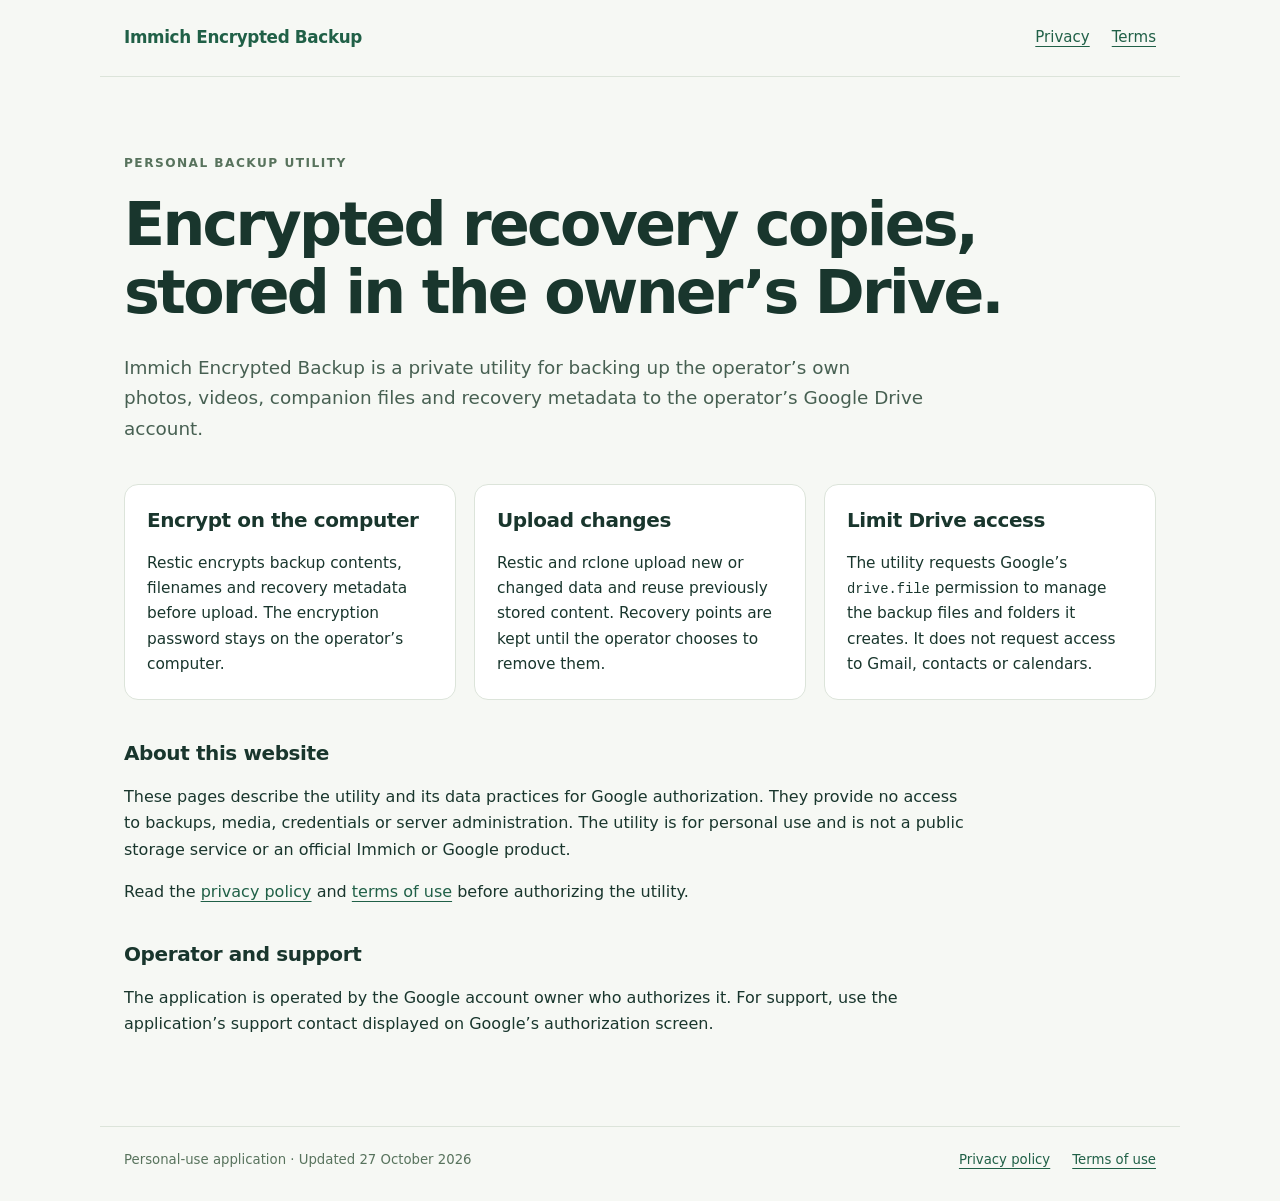
<file: index.html>
<!doctype html>
<html lang="en">
<head>
  <meta charset="utf-8">
  <meta name="viewport" content="width=device-width,initial-scale=1">
  <meta name="description" content="Information about a personal encrypted photo and video backup utility.">
  <title>Immich Encrypted Backup</title>
  <link rel="stylesheet" href="style.css">
</head>
<body>
  <header><a class="brand" href="index.html">Immich Encrypted Backup</a><nav aria-label="Main"><a href="privacy.html">Privacy</a><a href="terms.html">Terms</a></nav></header>
  <main>
    <p class="eyebrow">Personal backup utility</p>
    <h1>Encrypted recovery copies,<br>stored in the owner’s Drive.</h1>
    <p class="lead">Immich Encrypted Backup is a private utility for backing up the operator’s own photos, videos, companion files and recovery metadata to the operator’s Google Drive account.</p>
    <section class="cards" aria-label="How the utility works">
      <article><h2>Encrypt on the computer</h2><p>Restic encrypts backup contents, filenames and recovery metadata before upload. The encryption password stays on the operator’s computer.</p></article>
      <article><h2>Upload changes</h2><p>Restic and rclone upload new or changed data and reuse previously stored content. Recovery points are kept until the operator chooses to remove them.</p></article>
      <article><h2>Limit Drive access</h2><p>The utility requests Google’s <code>drive.file</code> permission to manage the backup files and folders it creates. It does not request access to Gmail, contacts or calendars.</p></article>
    </section>
    <section><h2>About this website</h2><p>These pages describe the utility and its data practices for Google authorization. They provide no access to backups, media, credentials or server administration. The utility is for personal use and is not a public storage service or an official Immich or Google product.</p><p>Read the <a href="privacy.html">privacy policy</a> and <a href="terms.html">terms of use</a> before authorizing the utility.</p></section>
    <section><h2>Operator and support</h2><p>The application is operated by the Google account owner who authorizes it. For support, use the application’s support contact displayed on Google’s authorization screen.</p></section>
  </main>
  <footer><span>Personal-use application · Updated 27 October 2026</span><a href="privacy.html">Privacy policy</a><a href="terms.html">Terms of use</a></footer>
</body>
</html>
</file>
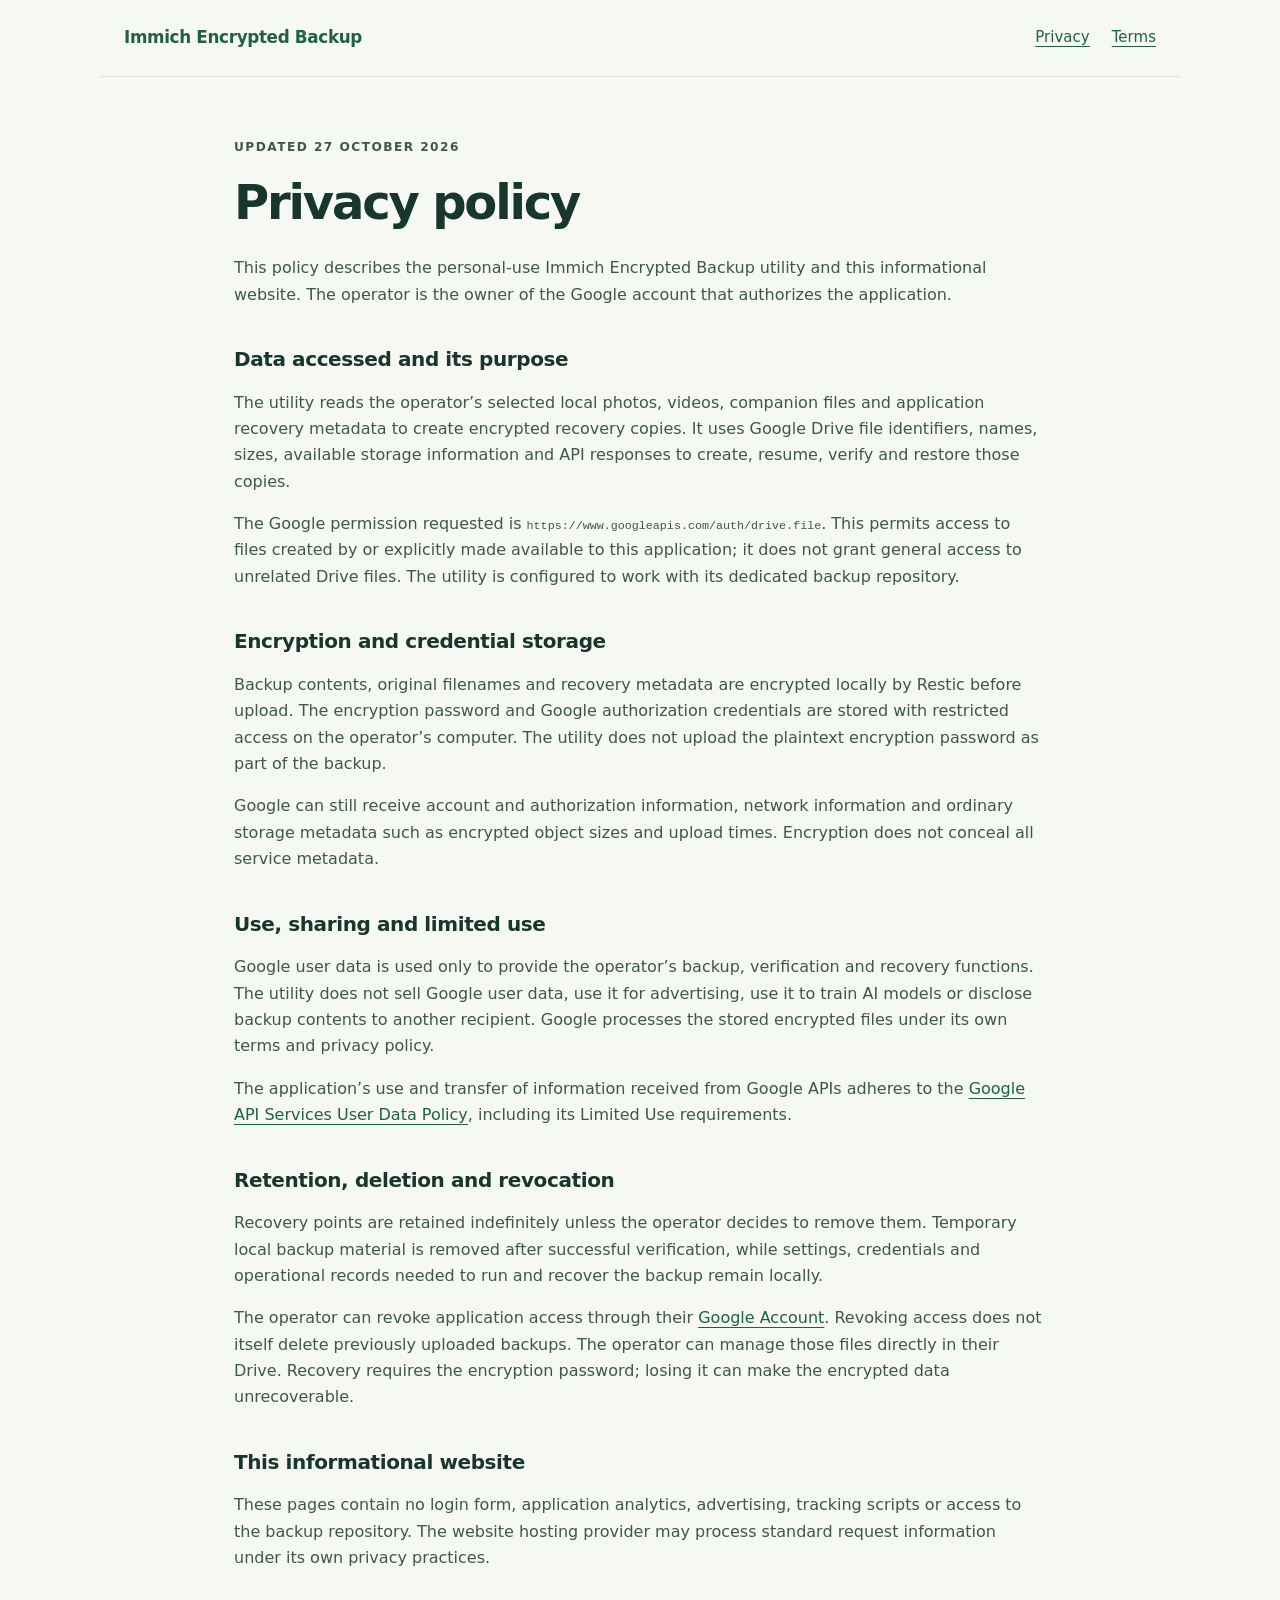
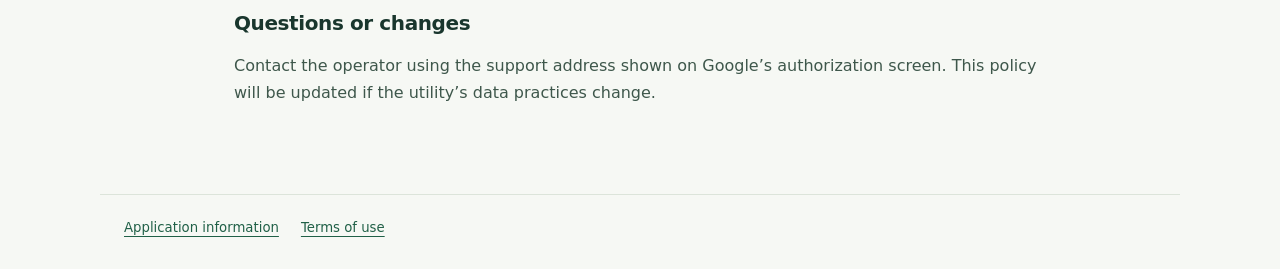
<file: privacy.html>
<!doctype html>
<html lang="en">
<head><meta charset="utf-8"><meta name="viewport" content="width=device-width,initial-scale=1"><title>Privacy · Immich Encrypted Backup</title><link rel="stylesheet" href="style.css"></head>
<body>
  <header><a class="brand" href="index.html">Immich Encrypted Backup</a><nav aria-label="Main"><a aria-current="page" href="privacy.html">Privacy</a><a href="terms.html">Terms</a></nav></header>
  <main class="document">
    <p class="eyebrow">Updated 27 October 2026</p><h1>Privacy policy</h1>
    <p>This policy describes the personal-use Immich Encrypted Backup utility and this informational website. The operator is the owner of the Google account that authorizes the application.</p>
    <h2>Data accessed and its purpose</h2>
    <p>The utility reads the operator’s selected local photos, videos, companion files and application recovery metadata to create encrypted recovery copies. It uses Google Drive file identifiers, names, sizes, available storage information and API responses to create, resume, verify and restore those copies.</p>
    <p>The Google permission requested is <code>https://www.googleapis.com/auth/drive.file</code>. This permits access to files created by or explicitly made available to this application; it does not grant general access to unrelated Drive files. The utility is configured to work with its dedicated backup repository.</p>
    <h2>Encryption and credential storage</h2>
    <p>Backup contents, original filenames and recovery metadata are encrypted locally by Restic before upload. The encryption password and Google authorization credentials are stored with restricted access on the operator’s computer. The utility does not upload the plaintext encryption password as part of the backup.</p>
    <p>Google can still receive account and authorization information, network information and ordinary storage metadata such as encrypted object sizes and upload times. Encryption does not conceal all service metadata.</p>
    <h2>Use, sharing and limited use</h2>
    <p>Google user data is used only to provide the operator’s backup, verification and recovery functions. The utility does not sell Google user data, use it for advertising, use it to train AI models or disclose backup contents to another recipient. Google processes the stored encrypted files under its own terms and privacy policy.</p>
    <p>The application’s use and transfer of information received from Google APIs adheres to the <a href="https://developers.google.com/terms/api-services-user-data-policy">Google API Services User Data Policy</a>, including its Limited Use requirements.</p>
    <h2>Retention, deletion and revocation</h2>
    <p>Recovery points are retained indefinitely unless the operator decides to remove them. Temporary local backup material is removed after successful verification, while settings, credentials and operational records needed to run and recover the backup remain locally.</p>
    <p>The operator can revoke application access through their <a href="https://myaccount.google.com/">Google Account</a>. Revoking access does not itself delete previously uploaded backups. The operator can manage those files directly in their Drive. Recovery requires the encryption password; losing it can make the encrypted data unrecoverable.</p>
    <h2>This informational website</h2>
    <p>These pages contain no login form, application analytics, advertising, tracking scripts or access to the backup repository. The website hosting provider may process standard request information under its own privacy practices.</p>
    <h2>Questions or changes</h2>
    <p>Contact the operator using the support address shown on Google’s authorization screen. This policy will be updated if the utility’s data practices change.</p>
  </main>
  <footer><a href="index.html">Application information</a><a href="terms.html">Terms of use</a></footer>
</body>
</html>
</file>
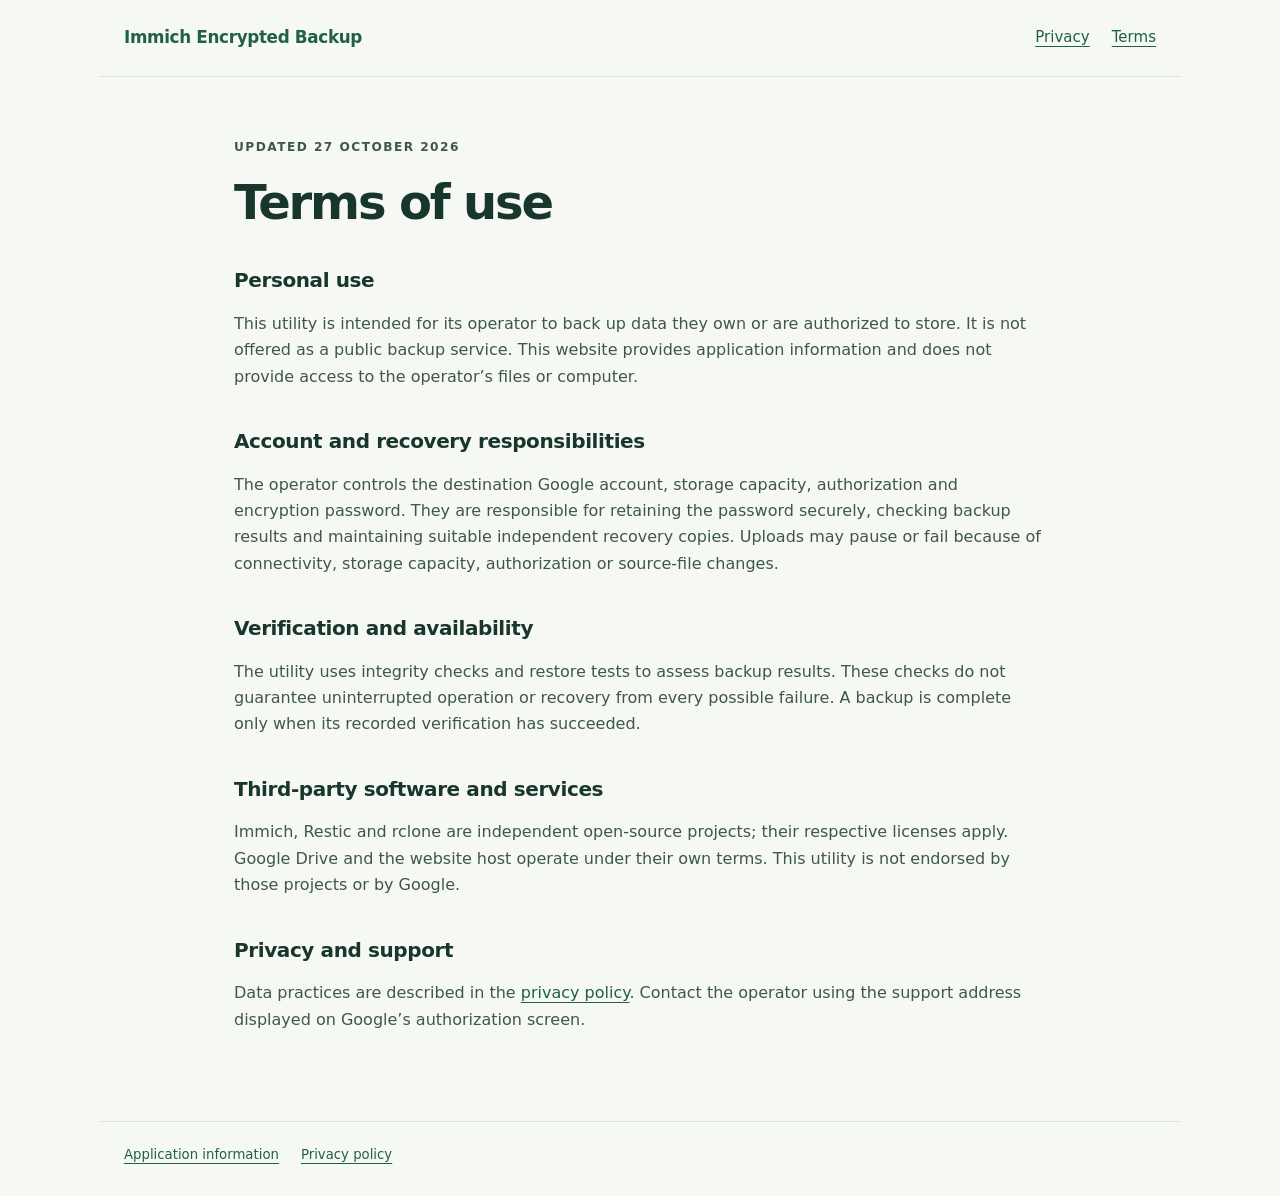
<file: terms.html>
<!doctype html>
<html lang="en">
<head><meta charset="utf-8"><meta name="viewport" content="width=device-width,initial-scale=1"><title>Terms · Immich Encrypted Backup</title><link rel="stylesheet" href="style.css"></head>
<body>
  <header><a class="brand" href="index.html">Immich Encrypted Backup</a><nav aria-label="Main"><a href="privacy.html">Privacy</a><a aria-current="page" href="terms.html">Terms</a></nav></header>
  <main class="document">
    <p class="eyebrow">Updated 27 October 2026</p><h1>Terms of use</h1>
    <h2>Personal use</h2><p>This utility is intended for its operator to back up data they own or are authorized to store. It is not offered as a public backup service. This website provides application information and does not provide access to the operator’s files or computer.</p>
    <h2>Account and recovery responsibilities</h2><p>The operator controls the destination Google account, storage capacity, authorization and encryption password. They are responsible for retaining the password securely, checking backup results and maintaining suitable independent recovery copies. Uploads may pause or fail because of connectivity, storage capacity, authorization or source-file changes.</p>
    <h2>Verification and availability</h2><p>The utility uses integrity checks and restore tests to assess backup results. These checks do not guarantee uninterrupted operation or recovery from every possible failure. A backup is complete only when its recorded verification has succeeded.</p>
    <h2>Third-party software and services</h2><p>Immich, Restic and rclone are independent open-source projects; their respective licenses apply. Google Drive and the website host operate under their own terms. This utility is not endorsed by those projects or by Google.</p>
    <h2>Privacy and support</h2><p>Data practices are described in the <a href="privacy.html">privacy policy</a>. Contact the operator using the support address displayed on Google’s authorization screen.</p>
  </main>
  <footer><a href="index.html">Application information</a><a href="privacy.html">Privacy policy</a></footer>
</body>
</html>
</file>
<file: style.css>
:root{color-scheme:light;font-family:system-ui,-apple-system,"Segoe UI",sans-serif;color:#19362d;background:#f6f8f4;line-height:1.65}*{box-sizing:border-box}body{margin:0}header,main,footer{max-width:1080px;margin:auto;padding:24px}header{display:flex;justify-content:space-between;gap:24px;align-items:center;border-bottom:1px solid #dce4da}.brand{font-size:1.05rem;font-weight:750;letter-spacing:-.02em;text-decoration:none}nav{display:flex;gap:22px}a{color:#206047;text-underline-offset:4px}nav a{font-size:.94rem}main{padding-top:64px;padding-bottom:72px}.eyebrow{text-transform:uppercase;font-size:.76rem;letter-spacing:.12em;font-weight:750;color:#58735d}h1{font-size:clamp(2.2rem,4.7vw,3.8rem);line-height:1.13;letter-spacing:-.045em;max-width:900px;margin:18px 0 26px}h2{font-size:1.25rem;line-height:1.35;letter-spacing:-.02em;margin-top:32px}.lead{font-size:1.15rem;max-width:800px;color:#476052}.cards{display:grid;grid-template-columns:repeat(3,1fr);gap:18px;margin:40px 0}.cards article{padding:22px;border:1px solid #dce4da;border-radius:14px;background:white}.cards h2{margin-top:0}.cards p{font-size:.96rem;margin-bottom:0}section{margin-top:36px}section>p{max-width:850px}.document{max-width:860px;padding-top:48px}.document h1{font-size:3rem}.document h2{margin-top:38px}.document p{color:#3e574b}code{font-size:.9em;overflow-wrap:anywhere}footer{display:flex;flex-wrap:wrap;gap:22px;border-top:1px solid #dce4da;color:#58735d;font-size:.83rem;padding-top:22px;padding-bottom:30px}footer span{margin-right:auto}@media(max-width:700px){header{align-items:flex-start;flex-direction:column;gap:10px}.cards{grid-template-columns:1fr}main{padding-top:36px}h1 br{display:none}.document h1{font-size:2.5rem}}
</file>
